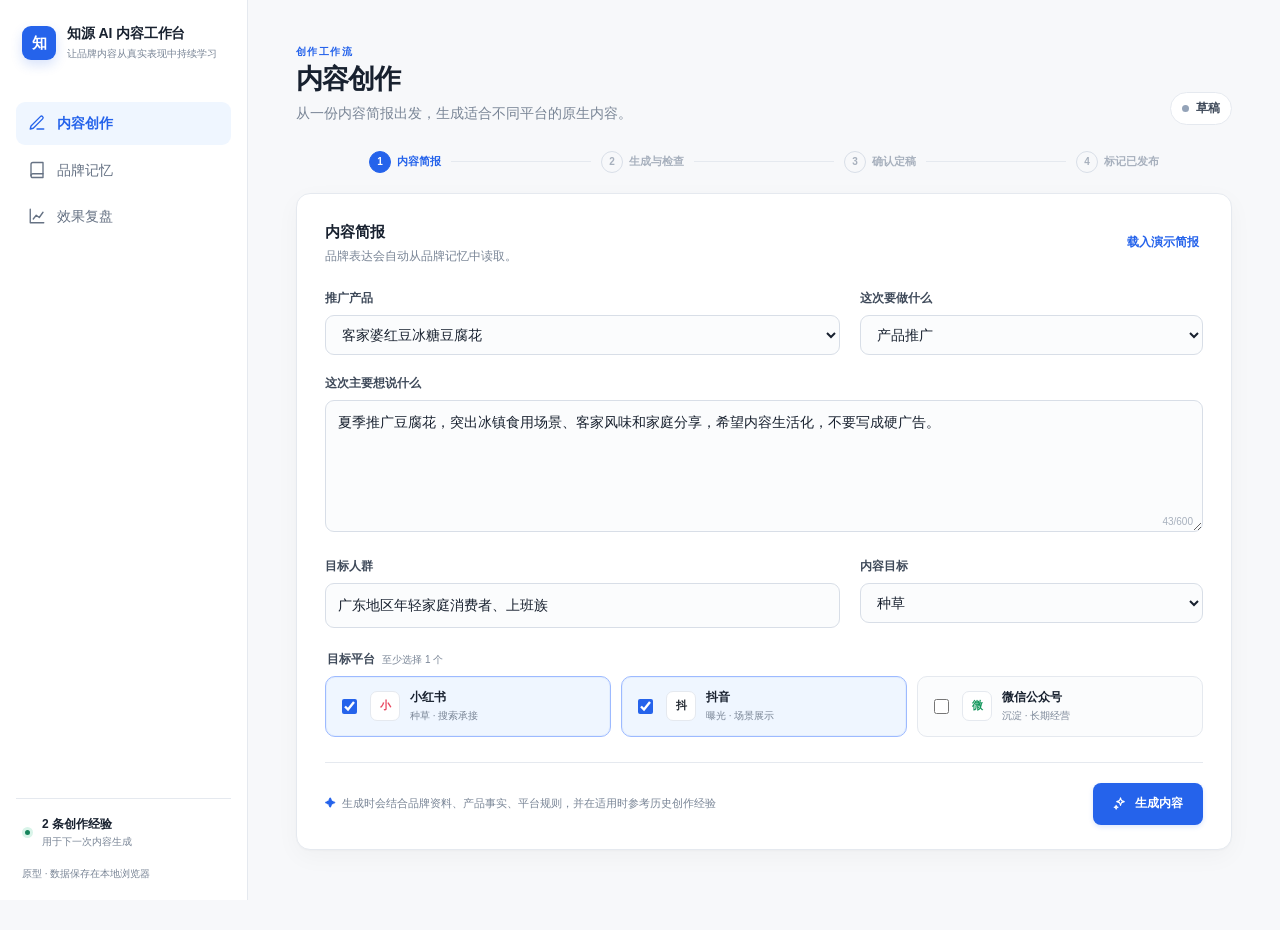
<file: index.html>
<!doctype html>
<html lang="zh-CN">
<head>
  <meta charset="utf-8">
  <meta name="viewport" content="width=device-width, initial-scale=1">
  <meta name="description" content="面向食品品牌内容运营人员的 AI 内容工作台">
  <title>知源 AI 内容工作台</title>
  <link rel="stylesheet" href="assets/styles.css">
</head>
<body>
  <div class="app-shell">
    <aside class="sidebar" id="sidebar">
      <a class="brand-mark" href="#create" aria-label="知源 AI 内容工作台首页">
        <span class="brand-icon" aria-hidden="true">知</span>
        <span><strong>知源 AI 内容工作台</strong><small>让品牌内容从真实表现中持续学习</small></span>
      </a>
      <nav class="primary-nav" aria-label="主导航">
        <button class="nav-item is-active" type="button" data-route="create"><span class="nav-icon" aria-hidden="true"><svg viewBox="0 0 24 24"><path d="M12 20h9"/><path d="M16.5 3.5a2.12 2.12 0 0 1 3 3L7 19l-4 1 1-4Z"/></svg></span>内容创作</button>
        <button class="nav-item" type="button" data-route="memory"><span class="nav-icon" aria-hidden="true"><svg viewBox="0 0 24 24"><path d="M4 19.5A2.5 2.5 0 0 1 6.5 17H20"/><path d="M6.5 2H20v20H6.5A2.5 2.5 0 0 1 4 19.5v-15A2.5 2.5 0 0 1 6.5 2Z"/></svg></span>品牌记忆</button>
        <button class="nav-item" type="button" data-route="performance"><span class="nav-icon" aria-hidden="true"><svg viewBox="0 0 24 24"><path d="M3 3v18h18"/><path d="m7 16 4-5 4 3 5-7"/></svg></span>效果复盘</button>
      </nav>
      <div class="sidebar-foot">
        <div class="learning-status"><span class="status-dot"></span><span><strong id="memoryCount">0 条创作经验</strong><small>用于下一次内容生成</small></span></div>
        <p>原型 · 数据保存在本地浏览器</p>
      </div>
    </aside>

    <header class="mobile-header">
      <button class="icon-button" type="button" id="mobileMenuButton" aria-label="打开导航" aria-expanded="false"><svg viewBox="0 0 24 24"><path d="M4 6h16M4 12h16M4 18h16"/></svg></button>
      <strong>知源 AI 内容工作台</strong><span class="demo-chip">原型</span>
    </header>

    <main class="main-content">
      <section class="page is-active" id="page-create" data-page="create">
        <div class="page-header">
          <div><p class="eyebrow">创作工作流</p><h1>内容创作</h1><p>从一份内容简报出发，生成适合不同平台的原生内容。</p></div>
          <div class="campaign-state" id="campaignStateBadge"><span></span>草稿</div>
        </div>

        <div class="workflow-steps" aria-label="内容工作流">
          <span class="is-current" data-workflow="draft"><b>1</b>内容简报</span><i></i>
          <span data-workflow="generated"><b>2</b>生成与检查</span><i></i>
          <span data-workflow="final"><b>3</b>确认定稿</span><i></i>
          <span data-workflow="published"><b>4</b>标记已发布</span>
        </div>

        <form class="surface brief-card" id="briefForm">
          <div class="section-heading">
            <div><h2>内容简报</h2><p>品牌表达会自动从品牌记忆中读取。</p></div>
            <button class="text-button" type="button" id="loadDemoButton">载入演示简报</button>
          </div>
          <div class="form-grid">
            <label class="field field-wide-product"><span>推广产品</span><select id="productInput" required></select></label>
            <label class="field"><span>这次要做什么</span><select id="taskInput"><option value="产品推广">产品推广</option><option value="新品上市">新品上市</option><option value="日常种草">日常种草</option><option value="节日营销">节日营销</option><option value="促销活动">促销活动</option><option value="品牌故事">品牌故事</option></select></label>
            <label class="field field-full"><span>这次主要想说什么</span><textarea id="briefInput" rows="4" maxlength="600" required></textarea><small><span id="briefCharCount">0</span>/600</small></label>
            <label class="field"><span>目标人群</span><input id="audienceInput" type="text" required></label>
            <label class="field"><span>内容目标</span><select id="goalInput"><option value="awareness">曝光</option><option value="engagement">互动</option><option value="consideration">种草</option><option value="traffic">引流</option><option value="conversion">转化</option></select></label>
          </div>
          <fieldset class="channel-fieldset"><legend>目标平台 <span>至少选择 1 个</span></legend><div class="channel-options" id="channelOptions"></div></fieldset>
          <div class="primary-action-row">
            <p><span class="spark" aria-hidden="true">✦</span> 生成时会结合品牌资料、产品事实、平台规则，并在适用时参考历史创作经验</p>
            <button class="button button-primary button-large" type="submit" id="generateButton"><svg viewBox="0 0 24 24"><path d="m12 3-1.6 4.4L6 9l4.4 1.6L12 15l1.6-4.4L18 9l-4.4-1.6Z"/><path d="m5 15-.9 2.1L2 18l2.1.9L5 21l.9-2.1L8 18l-2.1-.9Z"/></svg>生成内容</button>
          </div>
        </form>

        <div id="generationArea" hidden>
          <section class="surface reference-card" id="referenceCard">
            <div class="reference-summary">
              <span class="reference-icon" aria-hidden="true"><svg viewBox="0 0 24 24"><path d="M12 3a6 6 0 0 0-4 10.5V17h8v-3.5A6 6 0 0 0 12 3Z"/><path d="M9 21h6M9 17h6"/></svg></span>
              <div><h2>本次创作参考</h2><p id="referenceSummary">已读取品牌资料、产品资料与平台规则</p></div>
              <button class="button button-secondary" type="button" id="toggleReferencesButton" aria-expanded="false">查看依据</button>
            </div>
            <div class="reference-details" id="referenceDetails" hidden></div>
          </section>

          <section class="outputs-section">
            <div class="section-heading output-heading"><div><h2>平台内容</h2><p>同一份内容简报会按各平台的内容结构和表达习惯分别生成。</p></div><button class="button button-secondary" type="button" id="exportButton"><svg viewBox="0 0 24 24"><path d="M12 3v12m0 0 4-4m-4 4-4-4"/><path d="M5 17v3h14v-3"/></svg>导出内容</button></div>
            <div class="platform-tabs" id="platformTabs" role="tablist"></div><div id="platformPanels"></div>
          </section>

          <section class="surface qa-card" id="qaCard">
            <div class="qa-head"><span class="qa-icon" id="qaIcon">✓</span><div><h2>发布前检查</h2><p id="qaSummary"></p></div></div>
            <div class="qa-checks" id="qaChecks"></div><div class="qa-issues" id="qaIssues"></div>
          </section>

          <div class="final-actions">
            <div><strong id="nextActionTitle">内容已准备好进入定稿</strong><p id="nextActionCopy">确认后仍可查看历史版本。</p></div>
            <button class="button button-primary" type="button" id="finalizeButton">确认定稿</button>
            <button class="button button-primary" type="button" id="publishButton" hidden>标记已发布</button>
          </div>
        </div>
      </section>

      <section class="page" id="page-memory" data-page="memory">
        <div class="page-header with-action"><div><p class="eyebrow">品牌资产</p><h1>品牌记忆</h1><p>管理稳定的品牌事实、产品资料，以及从发布表现中沉淀的创作经验。</p></div><button class="button button-primary" type="button" id="addMaterialButton">＋ 添加资料</button></div>
        <div class="memory-tabs" role="tablist"><button class="is-active" type="button" data-memory-tab="brand">品牌资料</button><button type="button" data-memory-tab="products">产品资料</button><button type="button" data-memory-tab="experience">创作经验 <span id="experienceTabCount">0</span></button></div>
        <div id="memoryContent"></div>
      </section>

      <section class="page" id="page-performance" data-page="performance">
        <div class="page-header"><div><p class="eyebrow">复盘学习</p><h1>效果复盘</h1><p>在同平台、相同内容目标下建立历史基线，识别值得复用的创作方式。</p></div><span class="demo-chip" id="performanceSourceBadge">演示数据</span></div>
        <div class="kpi-grid" id="kpiGrid"></div>
        <section class="surface performance-card">
          <div class="section-heading"><div><h2>最近发布</h2><p>系统会根据内容目标和平台选择当前最重要的核心指标。</p></div><div class="section-actions"><span class="subtle-label">演示数据 / 手动录入</span><label class="button button-secondary file-button">导入表现数据（CSV）<input id="performanceCsvFile" type="file" accept=".csv,text/csv"></label></div></div>
          <div class="table-wrap"><table class="content-table"><thead><tr><th>内容</th><th>平台</th><th>发布时间</th><th>核心表现</th><th>相对历史基线</th><th>状态</th><th></th></tr></thead><tbody id="performanceTableBody"></tbody></table></div>
          <div class="mobile-performance-list" id="mobilePerformanceList"></div>
        </section>
      </section>
    </main>
  </div>

  <div class="modal-backdrop" id="modalBackdrop" hidden></div>
  <dialog class="modal" id="publishModal">
    <form method="dialog" id="publishForm">
      <div class="modal-head"><div><h2>标记已发布</h2><p>这里只记录发布状态，不会自动发布到平台；后续可在效果复盘中补充表现数据。</p></div><button class="icon-button" type="button" data-close-dialog="publishModal" aria-label="关闭">×</button></div>
      <div class="modal-body">
        <div class="field"><span>发布平台</span><div class="publish-channel-list" id="publishChannelList"></div></div>
        <label class="field"><span>发布时间</span><input id="publishTimeInput" type="datetime-local" required></label>
        <label class="field"><span>发布链接 <em>可选</em></span><input id="publishUrlInput" type="url" placeholder="https://"></label>
        <fieldset class="source-options"><legend>后续表现数据来源</legend>
          <label><input type="radio" name="dataSource" value="demo"><span>演示数据<small>仅用于展示完整闭环</small></span></label>
          <label><input type="radio" name="dataSource" value="manual" checked><span>手动录入<small>发布后在效果复盘中补充</small></span></label>
          <label><input type="radio" name="dataSource" value="csv"><span>CSV 导入<small>后续从表格批量补充</small></span></label>
        </fieldset>
      </div>
      <div class="modal-actions"><button class="button button-secondary" type="button" data-close-dialog="publishModal">取消</button><button class="button button-primary" type="submit" id="confirmPublishButton">确认记录</button></div>
    </form>
  </dialog>

  <dialog class="modal modal-wide" id="winnerModal">
    <div class="modal-head"><div><span class="winner-kicker" id="winnerKicker">高表现内容详情</span><h2 id="winnerTitle"></h2><p id="winnerMeta"></p></div><button class="icon-button" type="button" data-close-dialog="winnerModal" aria-label="关闭">×</button></div>
    <div class="modal-body" id="winnerBody"></div>
    <div class="modal-actions"><button class="button button-secondary" type="button" data-close-dialog="winnerModal">关闭</button><button class="button button-primary" type="button" id="learnExperienceButton">加入创作经验</button></div>
  </dialog>

  <dialog class="modal modal-wide" id="materialModal">
    <div class="modal-head"><div><h2>添加资料</h2><p>只需提供资料内容，内部检索字段由系统处理。</p></div><button class="icon-button" type="button" data-close-dialog="materialModal" aria-label="关闭">×</button></div>
    <div class="modal-body">
      <div class="mini-tabs" id="materialTabs"><button class="is-active" type="button" data-import-tab="manual">手动输入</button><button type="button" data-import-tab="paste">粘贴文本</button><button type="button" data-import-tab="upload">上传资料文件</button></div>
      <div class="import-panel is-active" data-import-panel="manual">
        <label class="field"><span>资料类型</span><select id="materialType"><option value="brand">品牌资料</option><option value="product">产品资料</option></select></label>
        <label class="field"><span>标题</span><input id="materialTitle" placeholder="例如：品牌表达风格"></label>
        <label class="field"><span>内容</span><textarea id="materialText" rows="5" placeholder="输入需要保存的资料"></textarea></label>
      </div>
      <div class="import-panel" data-import-panel="paste"><label class="field"><span>粘贴文本或结构化数据</span><textarea id="pastedMaterial" rows="9" placeholder="可以粘贴普通文本，也可以粘贴结构化数据"></textarea></label></div>
      <div class="import-panel" data-import-panel="upload">
        <label class="upload-zone" for="materialFile"><svg viewBox="0 0 24 24"><path d="M12 16V4m0 0L8 8m4-4 4 4"/><path d="M4 14v5h16v-5"/></svg><strong>选择资料文件（JSON / CSV）</strong><span>支持 JSON、CSV 格式</span><input id="materialFile" type="file" accept=".json,.csv,application/json,text/csv"></label><p class="file-name" id="materialFileName">尚未选择文件</p>
      </div>
      <div class="import-feedback" id="importFeedback" hidden></div>
    </div>
    <div class="modal-actions"><button class="button button-secondary" type="button" data-close-dialog="materialModal">取消</button><button class="button button-primary" type="button" id="saveMaterialButton">保存资料</button></div>
  </dialog>

  <dialog class="modal" id="performanceModal">
    <form id="performanceForm">
      <div class="modal-head"><div><h2>录入内容表现</h2><p id="performanceEntryMeta"></p></div><button class="icon-button" type="button" data-close-dialog="performanceModal" aria-label="关闭">×</button></div>
      <div class="modal-body"><div class="metric-entry-grid" id="metricEntryFields"></div><p class="metric-hint">只填写实际获得的数据；空白字段会保持为“—”。</p></div>
      <div class="modal-actions"><button class="button button-secondary" type="button" data-close-dialog="performanceModal">取消</button><button class="button button-primary" type="submit" id="savePerformanceButton">保存表现</button></div>
    </form>
  </dialog>

  <div class="toast-region" id="toastRegion" aria-live="polite" aria-atomic="true"></div>
  <script src="assets/app.js"></script>
</body>
</html>
</file>
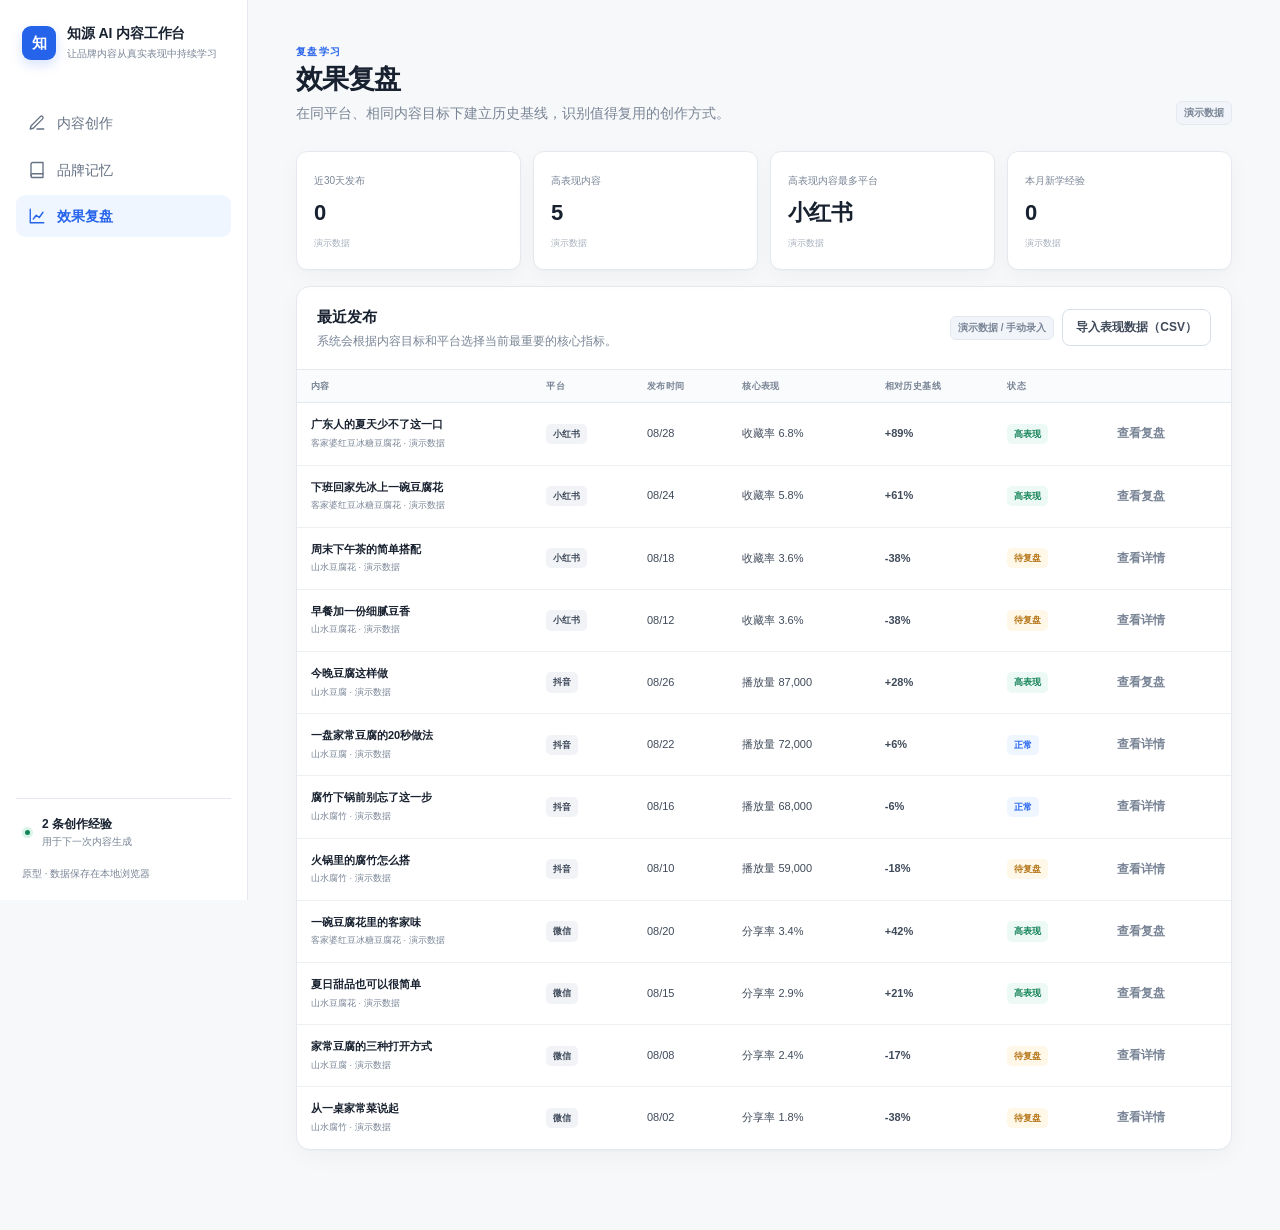
<file: dashboard-zh.html>
<!doctype html>
<html lang="zh-CN">
<head>
  <meta charset="utf-8">
  <meta name="viewport" content="width=device-width, initial-scale=1">
  <meta http-equiv="refresh" content="0; url=index.html#performance">
  <title>正在打开效果复盘</title>
  <style>body{font:14px/1.6 -apple-system,BlinkMacSystemFont,"Segoe UI","PingFang SC",sans-serif;color:#334155;display:grid;min-height:100vh;place-items:center;margin:0;background:#f8fafc}a{color:#2563eb}</style>
</head>
<body><p>正在打开<a href="index.html#performance">效果复盘</a>…</p><script>location.replace('index.html#performance');</script></body>
</html>
</file>
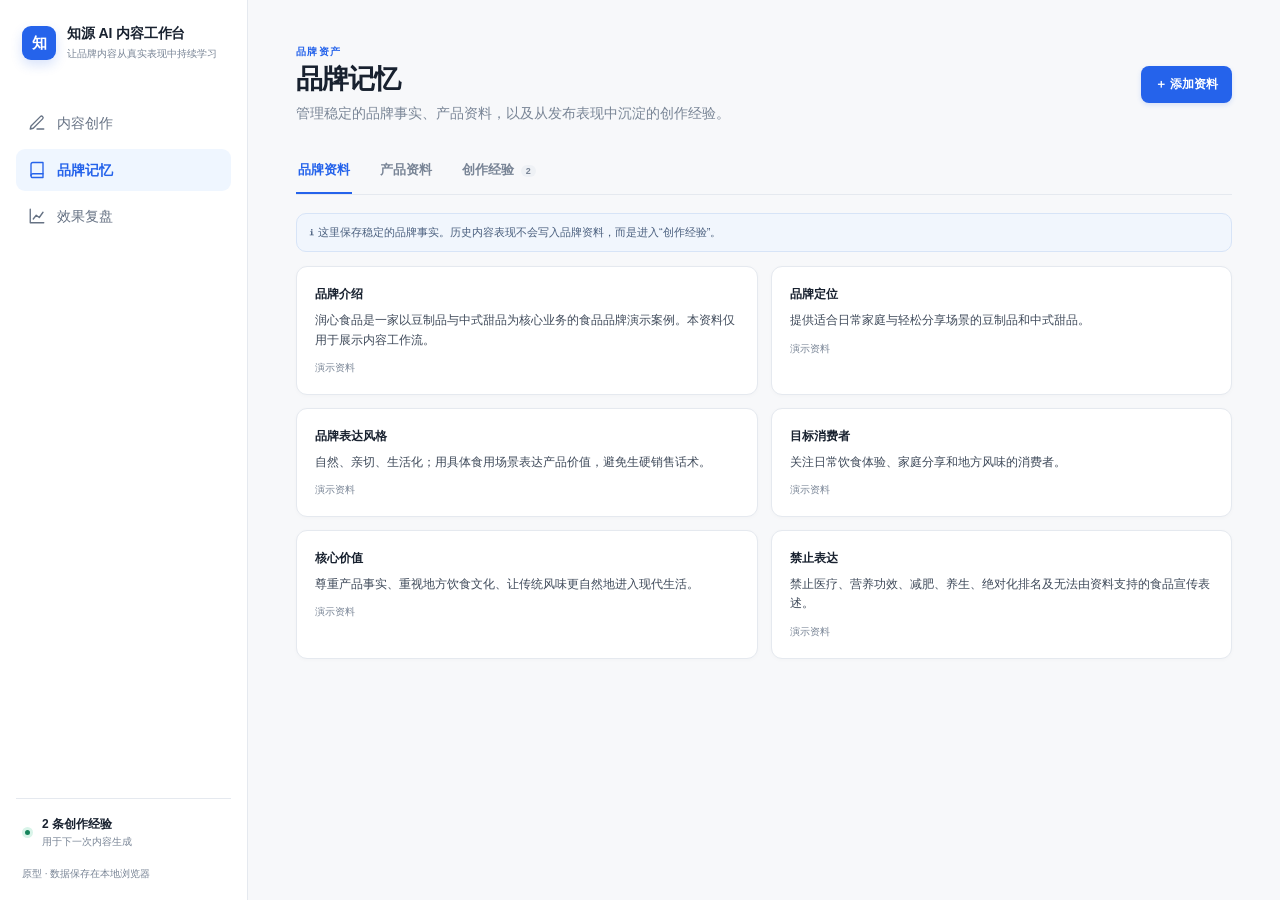
<file: import.html>
<!doctype html>
<html lang="zh-CN">
<head>
  <meta charset="utf-8">
  <meta name="viewport" content="width=device-width, initial-scale=1">
  <meta http-equiv="refresh" content="0; url=index.html#memory">
  <title>正在打开品牌记忆</title>
  <style>body{font:14px/1.6 -apple-system,BlinkMacSystemFont,"Segoe UI","PingFang SC",sans-serif;color:#334155;display:grid;min-height:100vh;place-items:center;margin:0;background:#f8fafc}a{color:#2563eb}</style>
</head>
<body><p>资料导入已迁入<a href="index.html#memory">品牌记忆</a>…</p><script>location.replace('index.html#memory');</script></body>
</html>
</file>
<file: assets/styles.css>
:root {
  --blue: #2563eb;
  --blue-dark: #1d4ed8;
  --blue-soft: #eff6ff;
  --ink: #18212f;
  --text: #3f4a5a;
  --muted: #798596;
  --faint: #a7b0bd;
  --line: #e5e9ef;
  --line-strong: #d8dee7;
  --canvas: #f7f8fa;
  --surface: #ffffff;
  --success: #16845b;
  --success-soft: #edf9f4;
  --warning: #b7791f;
  --warning-soft: #fff8e8;
  --danger: #c2414a;
  --danger-soft: #fff1f2;
  --xhs: #e9475f;
  --douyin: #222831;
  --wechat: #15975d;
  --radius: 14px;
  --radius-sm: 9px;
  --shadow: 0 1px 2px rgba(17, 24, 39, .03), 0 7px 24px rgba(17, 24, 39, .035);
  --sidebar: 248px;
}

* { box-sizing: border-box; }
html { scroll-behavior: smooth; }
body {
  margin: 0;
  background: var(--canvas);
  color: var(--ink);
  font-family: Inter, ui-sans-serif, -apple-system, BlinkMacSystemFont, "Segoe UI", "PingFang SC", "Hiragino Sans GB", "Microsoft YaHei", sans-serif;
  font-size: 14px;
  line-height: 1.6;
  -webkit-font-smoothing: antialiased;
}
button, input, select, textarea { font: inherit; }
button { color: inherit; }
svg { width: 18px; height: 18px; fill: none; stroke: currentColor; stroke-width: 1.8; stroke-linecap: round; stroke-linejoin: round; }
[hidden] { display: none !important; }

.app-shell { min-height: 100vh; }
.sidebar {
  background: var(--surface);
  border-right: 1px solid var(--line);
  bottom: 0;
  display: flex;
  flex-direction: column;
  left: 0;
  padding: 24px 16px 18px;
  position: fixed;
  top: 0;
  width: var(--sidebar);
  z-index: 20;
}
.brand-mark { align-items: center; color: var(--ink); display: flex; gap: 11px; padding: 0 6px; text-decoration: none; }
.brand-mark > span:last-child { min-width: 0; }
.brand-mark strong { display: block; font-size: 14px; letter-spacing: -.01em; line-height: 1.3; }
.brand-mark small { color: var(--muted); display: block; font-size: 10px; margin-top: 4px; white-space: nowrap; }
.brand-icon {
  align-items: center;
  background: var(--blue);
  border-radius: 9px;
  box-shadow: 0 5px 12px rgba(37, 99, 235, .18);
  color: #fff;
  display: flex;
  flex: 0 0 34px;
  font-size: 15px;
  font-weight: 700;
  height: 34px;
  justify-content: center;
}
.primary-nav { display: grid; gap: 4px; margin-top: 40px; }
.nav-item {
  align-items: center;
  background: transparent;
  border: 0;
  border-radius: 9px;
  color: #667284;
  cursor: pointer;
  display: flex;
  font-weight: 550;
  gap: 11px;
  padding: 10px 12px;
  text-align: left;
  transition: background .18s, color .18s;
  width: 100%;
}
.nav-item:hover { background: #f5f7fa; color: var(--ink); }
.nav-item.is-active { background: var(--blue-soft); color: var(--blue); font-weight: 650; }
.nav-icon { align-items: center; display: flex; justify-content: center; }
.sidebar-foot { border-top: 1px solid var(--line); margin-top: auto; padding: 16px 6px 0; }
.learning-status { align-items: center; display: flex; gap: 9px; }
.status-dot { background: var(--success); border: 3px solid #d9f4e9; border-radius: 50%; height: 11px; width: 11px; }
.learning-status strong { display: block; font-size: 12px; font-weight: 650; }
.learning-status small, .sidebar-foot > p { color: var(--muted); display: block; font-size: 10px; }
.sidebar-foot > p { margin: 16px 0 0; }

.main-content { margin-left: var(--sidebar); min-height: 100vh; padding: 44px 48px 80px; }
.page { display: none; margin: 0 auto; max-width: 1120px; }
.page.is-active { display: block; animation: pageIn .22s ease both; }
@keyframes pageIn { from { opacity: 0; transform: translateY(4px); } to { opacity: 1; transform: none; } }
.page-header { align-items: flex-end; display: flex; justify-content: space-between; margin-bottom: 26px; }
.page-header h1 { font-size: 27px; letter-spacing: -.035em; line-height: 1.2; margin: 3px 0 7px; }
.page-header p:not(.eyebrow) { color: var(--muted); margin: 0; }
.page-header.with-action { align-items: center; }
.eyebrow { color: var(--blue); font-size: 10px; font-weight: 750; letter-spacing: .14em; margin: 0; text-transform: uppercase; }
.campaign-state { align-items: center; background: var(--surface); border: 1px solid var(--line); border-radius: 999px; color: var(--text); display: flex; font-size: 12px; font-weight: 650; gap: 7px; padding: 6px 11px; }
.campaign-state span { background: #94a3b8; border-radius: 50%; height: 7px; width: 7px; }
.campaign-state[data-state="generated"] span { background: var(--blue); }
.campaign-state[data-state="final"] span { background: var(--warning); }
.campaign-state[data-state="published"] span { background: var(--success); }
.demo-chip, .subtle-label { background: #f1f4f8; border: 1px solid var(--line); border-radius: 6px; color: var(--muted); font-size: 10px; font-weight: 650; padding: 3px 7px; }

.workflow-steps { align-items: center; display: flex; justify-content: center; margin: 0 auto 20px; max-width: 790px; }
.workflow-steps span { align-items: center; color: var(--faint); display: flex; font-size: 11px; font-weight: 600; gap: 6px; white-space: nowrap; }
.workflow-steps span b { align-items: center; border: 1px solid var(--line-strong); border-radius: 50%; display: flex; font-size: 10px; height: 22px; justify-content: center; width: 22px; }
.workflow-steps i { background: var(--line); flex: 1; height: 1px; margin: 0 10px; min-width: 22px; }
.workflow-steps span.is-current { color: var(--blue); }
.workflow-steps span.is-current b { background: var(--blue); border-color: var(--blue); color: #fff; }
.workflow-steps span.is-done { color: var(--success); }
.workflow-steps span.is-done b { background: var(--success-soft); border-color: #b8e3d3; }

.surface { background: var(--surface); border: 1px solid var(--line); border-radius: var(--radius); box-shadow: var(--shadow); }
.brief-card { padding: 26px 28px 24px; }
.section-heading { align-items: center; display: flex; justify-content: space-between; margin-bottom: 23px; }
.section-heading h2 { font-size: 15px; letter-spacing: -.01em; margin: 0 0 3px; }
.section-heading p { color: var(--muted); font-size: 12px; margin: 0; }
.text-button { background: transparent; border: 0; color: var(--blue); cursor: pointer; font-size: 12px; font-weight: 600; padding: 4px; }
.text-button:hover { color: var(--blue-dark); text-decoration: underline; }

.form-grid { display: grid; gap: 19px 20px; grid-template-columns: 1.2fr .8fr; }
.field { display: block; position: relative; }
.field > span, .channel-fieldset legend, .source-options legend { color: var(--text); display: block; font-size: 12px; font-style: normal; font-weight: 650; margin-bottom: 7px; }
.field em { color: var(--muted); font-size: 11px; font-style: normal; font-weight: 400; }
.field input, .field select, .field textarea {
  background: #fbfcfd;
  border: 1px solid var(--line-strong);
  border-radius: var(--radius-sm);
  color: var(--ink);
  outline: 0;
  padding: 10px 12px;
  transition: border .18s, box-shadow .18s, background .18s;
  width: 100%;
}
.field textarea { line-height: 1.7; resize: vertical; }
.field input:focus, .field select:focus, .field textarea:focus { background: #fff; border-color: #8cb2ff; box-shadow: 0 0 0 3px rgba(37, 99, 235, .09); }
.field small { bottom: 8px; color: var(--faint); font-size: 10px; position: absolute; right: 10px; }
.field-full { grid-column: 1 / -1; }
.field-full textarea { padding-bottom: 24px; }
.channel-fieldset, .source-options { border: 0; margin: 22px 0 0; padding: 0; }
.channel-fieldset legend span { color: var(--muted); font-size: 10px; font-weight: 400; margin-left: 4px; }
.channel-options { display: grid; gap: 10px; grid-template-columns: repeat(3, 1fr); }
.channel-option { align-items: center; background: #fbfcfd; border: 1px solid var(--line); border-radius: 10px; cursor: pointer; display: flex; gap: 10px; min-height: 61px; padding: 11px 12px; transition: all .18s; }
.channel-option:hover { border-color: #bac5d3; transform: translateY(-1px); }
.channel-option:has(input:checked) { background: var(--blue-soft); border-color: #9dbaff; box-shadow: inset 0 0 0 1px rgba(37, 99, 235, .06); }
.channel-option input { accent-color: var(--blue); height: 15px; width: 15px; }
.channel-logo { align-items: center; background: #fff; border: 1px solid var(--line); border-radius: 7px; display: flex; flex: 0 0 30px; font-size: 11px; font-weight: 750; height: 30px; justify-content: center; }
.channel-option strong { display: block; font-size: 12px; }
.channel-option small { color: var(--muted); display: block; font-size: 10px; margin-top: 1px; }
.primary-action-row { align-items: center; border-top: 1px solid var(--line); display: flex; justify-content: space-between; margin-top: 25px; padding-top: 20px; }
.primary-action-row p { color: var(--muted); font-size: 11px; margin: 0; }
.spark { color: var(--blue); margin-right: 3px; }

.button { align-items: center; border: 1px solid transparent; border-radius: 8px; cursor: pointer; display: inline-flex; font-size: 12px; font-weight: 650; gap: 7px; justify-content: center; min-height: 36px; padding: 8px 13px; transition: all .18s; }
.button:disabled { cursor: not-allowed; opacity: .48; }
.button-primary { background: var(--blue); box-shadow: 0 2px 5px rgba(37, 99, 235, .16); color: #fff; }
.button-primary:hover:not(:disabled) { background: var(--blue-dark); box-shadow: 0 4px 10px rgba(37, 99, 235, .2); transform: translateY(-1px); }
.button-secondary { background: #fff; border-color: var(--line-strong); color: var(--text); }
.button-secondary:hover:not(:disabled) { background: #f8fafc; border-color: #bdc7d4; }
.button-ghost { background: transparent; color: var(--muted); min-height: 30px; padding: 5px 8px; }
.button-ghost:hover { background: #f3f5f8; color: var(--ink); }
.button-large { min-height: 42px; padding: 10px 19px; }
.button svg { height: 15px; width: 15px; }

#generationArea { animation: reveal .34s ease both; margin-top: 18px; }
@keyframes reveal { from { opacity: 0; transform: translateY(7px); } to { opacity: 1; transform: none; } }
.reference-card { overflow: hidden; }
.reference-summary { align-items: center; display: grid; gap: 12px; grid-template-columns: 40px 1fr auto; padding: 16px 18px; }
.reference-summary h2 { font-size: 13px; margin: 0 0 2px; }
.reference-summary p { color: var(--muted); font-size: 11px; margin: 0; }
.reference-icon { align-items: center; background: var(--blue-soft); border-radius: 9px; color: var(--blue); display: flex; height: 36px; justify-content: center; width: 36px; }
.reference-details { border-top: 1px solid var(--line); padding: 18px; }
.reference-grid { display: grid; gap: 12px; grid-template-columns: repeat(2, 1fr); }
.reference-item { background: #fafbfc; border: 1px solid var(--line); border-radius: 9px; padding: 12px; }
.reference-item strong { align-items: center; display: flex; font-size: 11px; gap: 6px; }
.reference-item strong::before { color: var(--success); content: "✓"; }
.reference-item p { color: var(--muted); font-size: 11px; margin: 5px 0 0; }
.experience-reference { border-left: 2px solid var(--blue); margin-top: 7px; padding-left: 9px; }
.experience-reference b { display: block; font-size: 11px; }
.experience-reference span { color: var(--muted); font-size: 10px; }

.outputs-section { margin-top: 26px; }
.output-heading { margin-bottom: 14px; }
.platform-tabs { align-items: center; border-bottom: 1px solid var(--line); display: flex; gap: 25px; margin-bottom: 14px; overflow-x: auto; }
.platform-tab { background: transparent; border: 0; border-bottom: 2px solid transparent; color: var(--muted); cursor: pointer; font-size: 12px; font-weight: 650; padding: 9px 2px 11px; white-space: nowrap; }
.platform-tab.is-active { border-color: var(--blue); color: var(--blue); }
.platform-panel { display: none; }
.platform-panel.is-active { display: block; }
.platform-card { background: var(--surface); border: 1px solid var(--line); border-radius: var(--radius); box-shadow: var(--shadow); overflow: hidden; }
.platform-card-head { align-items: center; border-bottom: 1px solid var(--line); display: flex; justify-content: space-between; padding: 15px 18px; }
.platform-identity { align-items: center; display: flex; gap: 10px; }
.platform-dot { border-radius: 50%; height: 9px; width: 9px; }
.platform-identity strong { font-size: 13px; }
.platform-identity small { color: var(--muted); font-size: 10px; margin-left: 7px; }
.platform-actions { display: flex; gap: 3px; }
.content-layout { display: grid; grid-template-columns: minmax(0, 1fr) 236px; }
.content-fields { padding: 9px 20px 20px; }
.content-field { border-bottom: 1px solid #edf0f3; padding: 14px 0; }
.content-field:last-child { border-bottom: 0; }
.content-label { color: var(--muted); display: block; font-size: 10px; font-weight: 700; letter-spacing: .05em; margin-bottom: 5px; text-transform: uppercase; }
.content-value { color: #2e3949; font-size: 13px; line-height: 1.78; margin: 0; min-height: 20px; white-space: pre-wrap; }
.content-value.title-value { color: var(--ink); font-size: 17px; font-weight: 700; letter-spacing: -.015em; line-height: 1.45; }
.content-value[contenteditable="true"] { background: #fffcf1; border: 1px solid #efdca7; border-radius: 7px; margin: -6px; outline: none; padding: 6px; }
.hashtag-list { display: flex; flex-wrap: wrap; gap: 6px; }
.hashtag-list span { background: #f3f6fa; border-radius: 5px; color: #526177; font-size: 11px; padding: 2px 7px; }
.content-side { background: #fafbfc; border-left: 1px solid var(--line); padding: 20px 17px; }
.content-side-block + .content-side-block { border-top: 1px solid var(--line); margin-top: 18px; padding-top: 18px; }
.content-side h3 { font-size: 11px; margin: 0 0 7px; }
.content-side p { color: var(--muted); font-size: 11px; margin: 0; }
.version-list { display: grid; gap: 7px; }
.version-row { align-items: center; display: flex; font-size: 10px; gap: 6px; }
.version-row b { color: var(--blue); }
.version-row span { color: var(--muted); }
.editing-actions { align-items: center; background: #fffcf1; border-top: 1px solid #efdca7; display: flex; justify-content: flex-end; padding: 10px 18px; }

.qa-card { margin-top: 18px; overflow: hidden; padding: 20px; }
.qa-head { align-items: center; display: flex; gap: 12px; }
.qa-head h2 { font-size: 14px; margin: 0; }
.qa-head p { color: var(--muted); font-size: 11px; margin: 2px 0 0; }
.qa-icon { align-items: center; background: var(--success-soft); border-radius: 50%; color: var(--success); display: flex; flex: 0 0 32px; font-size: 15px; font-weight: 750; height: 32px; justify-content: center; }
.qa-card.has-issues .qa-icon { background: var(--warning-soft); color: var(--warning); }
.qa-checks { display: grid; gap: 8px; grid-template-columns: repeat(4, 1fr); margin-top: 17px; }
.qa-check { align-items: center; background: #fafbfc; border: 1px solid var(--line); border-radius: 8px; color: var(--text); display: flex; font-size: 11px; gap: 7px; padding: 8px 10px; }
.qa-check::before { color: var(--success); content: "✓"; font-weight: 800; }
.qa-check.is-warning::before { color: var(--warning); content: "!"; }
.qa-issues:empty { display: none; }
.qa-issue { align-items: flex-start; background: var(--warning-soft); border: 1px solid #efdca7; border-radius: 9px; display: grid; gap: 8px 14px; grid-template-columns: 1fr auto; margin-top: 14px; padding: 13px 14px; }
.qa-issue strong { font-size: 12px; }
.qa-issue p { color: #765c29; font-size: 11px; margin: 2px 0 0; }
.qa-issue-actions { display: flex; gap: 5px; }
.final-actions { align-items: center; background: #f0f6ff; border: 1px solid #cedeff; border-radius: var(--radius); display: grid; gap: 12px; grid-template-columns: 1fr auto; margin-top: 18px; padding: 17px 19px; }
.final-actions strong { font-size: 13px; }
.final-actions p { color: var(--muted); font-size: 11px; margin: 2px 0 0; }

.memory-tabs { border-bottom: 1px solid var(--line); display: flex; gap: 26px; margin-bottom: 18px; }
.memory-tabs button { background: transparent; border: 0; border-bottom: 2px solid transparent; color: var(--muted); cursor: pointer; font-size: 13px; font-weight: 650; padding: 9px 2px 11px; }
.memory-tabs button.is-active { border-color: var(--blue); color: var(--blue); }
.memory-tabs span { background: #eef1f5; border-radius: 999px; font-size: 9px; margin-left: 3px; padding: 1px 5px; }
.memory-panel { animation: reveal .22s ease both; }
.memory-note { align-items: flex-start; background: #f1f6fd; border: 1px solid #d7e4f7; border-radius: 10px; color: #4a5f7e; display: flex; font-size: 11px; gap: 8px; margin-bottom: 14px; padding: 10px 12px; }
.brand-grid { display: grid; gap: 13px; grid-template-columns: repeat(2, 1fr); }
.memory-card { background: var(--surface); border: 1px solid var(--line); border-radius: 11px; box-shadow: 0 1px 4px rgba(17,24,39,.025); padding: 18px; }
.memory-card h3 { font-size: 12px; margin: 0 0 7px; }
.memory-card p { color: var(--text); font-size: 12px; margin: 0; }
.memory-card small { color: var(--muted); display: block; font-size: 10px; margin-top: 10px; }
.product-grid { display: grid; gap: 14px; grid-template-columns: repeat(2, 1fr); }
.product-card { background: var(--surface); border: 1px solid var(--line); border-radius: 12px; overflow: hidden; }
.product-card-head { align-items: center; background: #fafbfc; border-bottom: 1px solid var(--line); display: flex; justify-content: space-between; padding: 15px 17px; }
.product-card-head h3 { font-size: 14px; margin: 0; }
.product-card-head span { color: var(--muted); font-size: 10px; }
.product-card-body { padding: 15px 17px; }
.fact-list { display: grid; gap: 9px; grid-template-columns: 83px 1fr; margin: 0; }
.fact-list dt { color: var(--muted); font-size: 10px; }
.fact-list dd { color: var(--text); font-size: 11px; margin: 0; }
.experience-list { display: grid; gap: 12px; }
.experience-card { background: var(--surface); border: 1px solid var(--line); border-radius: 11px; display: grid; gap: 16px; grid-template-columns: minmax(0, 1fr) auto; padding: 17px 18px; }
.experience-platform { color: var(--blue); font-size: 10px; font-weight: 750; margin-bottom: 4px; }
.experience-card h3 { font-size: 13px; margin: 0 0 4px; }
.experience-card p { color: var(--muted); font-size: 11px; margin: 0; }
.experience-evidence { align-items: flex-end; display: flex; flex-direction: column; justify-content: center; text-align: right; }
.experience-evidence strong { color: var(--success); font-size: 14px; }
.experience-evidence small { color: var(--muted); font-size: 9px; }
.empty-state { background: var(--surface); border: 1px dashed var(--line-strong); border-radius: 12px; color: var(--muted); padding: 45px 20px; text-align: center; }
.empty-state strong { color: var(--text); display: block; margin-bottom: 5px; }

.kpi-grid { display: grid; gap: 12px; grid-template-columns: repeat(4, 1fr); margin-bottom: 16px; }
.kpi-card { background: var(--surface); border: 1px solid var(--line); border-radius: 11px; box-shadow: var(--shadow); padding: 16px 17px; }
.kpi-card span { color: var(--muted); font-size: 10px; }
.kpi-card strong { display: block; font-size: 22px; letter-spacing: -.03em; margin-top: 5px; }
.kpi-card small { color: var(--faint); font-size: 9px; }
.performance-card { overflow: hidden; }
.performance-card > .section-heading { border-bottom: 1px solid var(--line); margin: 0; padding: 18px 20px; }
.section-actions { align-items: center; display: flex; gap: 8px; }
.file-button { cursor: pointer; }
.file-button input { display: none; }
.table-wrap { overflow-x: auto; }
.content-table { border-collapse: collapse; min-width: 790px; width: 100%; }
.content-table th { background: #fafbfc; border-bottom: 1px solid var(--line); color: var(--muted); font-size: 9px; font-weight: 700; letter-spacing: .04em; padding: 9px 14px; text-align: left; text-transform: uppercase; }
.content-table td { border-bottom: 1px solid #edf0f3; color: var(--text); font-size: 11px; padding: 13px 14px; }
.content-table tr:last-child td { border-bottom: 0; }
.content-table tr:hover td { background: #fbfcfd; }
.content-title-cell strong { color: var(--ink); display: block; font-size: 11px; }
.content-title-cell small { color: var(--muted); font-size: 9px; }
.platform-pill, .status-pill { border-radius: 5px; display: inline-flex; font-size: 9px; font-weight: 700; padding: 3px 7px; }
.platform-pill { background: #f1f3f6; }
.status-pill.winner { background: var(--success-soft); color: var(--success); }
.status-pill.normal { background: var(--blue-soft); color: var(--blue); }
.status-pill.review { background: var(--warning-soft); color: var(--warning); }
.status-pill.waiting, .status-pill.insufficient, .status-pill.zero-baseline { background: #f1f3f6; color: var(--muted); }
.lift-up { color: var(--success); font-weight: 700; }
.lift-down { color: var(--danger); font-weight: 700; }
.mobile-performance-list { display: none; }

.modal-backdrop { background: rgba(17, 24, 39, .34); inset: 0; position: fixed; z-index: 50; }
.modal { background: #fff; border: 0; border-radius: 15px; box-shadow: 0 24px 70px rgba(17,24,39,.18); color: var(--ink); max-height: calc(100vh - 48px); max-width: 520px; padding: 0; width: calc(100% - 32px); z-index: 60; }
.modal::backdrop { background: transparent; }
.modal-wide { max-width: 680px; }
.modal-head { align-items: flex-start; border-bottom: 1px solid var(--line); display: flex; justify-content: space-between; padding: 19px 21px 15px; }
.modal-head h2 { font-size: 17px; margin: 0 0 3px; }
.modal-head p { color: var(--muted); font-size: 11px; margin: 0; }
.icon-button { align-items: center; background: transparent; border: 0; border-radius: 7px; cursor: pointer; display: flex; font-size: 22px; height: 30px; justify-content: center; padding: 0; width: 30px; }
.icon-button:hover { background: #f1f3f6; }
.modal-body { max-height: calc(100vh - 190px); overflow-y: auto; padding: 20px 21px; }
.modal-body > .field + .field { margin-top: 15px; }
.modal-actions { align-items: center; border-top: 1px solid var(--line); display: flex; gap: 8px; justify-content: flex-end; padding: 13px 21px; }
.publish-channel-list { display: flex; flex-wrap: wrap; gap: 7px; }
.publish-channel-list label { align-items: center; background: #f8fafc; border: 1px solid var(--line); border-radius: 7px; cursor: pointer; display: flex; font-size: 11px; gap: 6px; padding: 7px 9px; }
.publish-channel-list input { accent-color: var(--blue); }
.source-options { margin-top: 17px; }
.source-options > label { align-items: center; border: 1px solid var(--line); border-radius: 8px; cursor: pointer; display: flex; gap: 9px; margin-bottom: 7px; padding: 9px 11px; }
.source-options > label:has(input:checked) { background: var(--blue-soft); border-color: #b1c7f9; }
.source-options input { accent-color: var(--blue); }
.source-options span { font-size: 11px; font-weight: 650; }
.source-options small { color: var(--muted); display: block; font-size: 9px; font-weight: 400; }
.winner-kicker { color: var(--success); display: block; font-size: 9px; font-weight: 750; letter-spacing: .1em; margin-bottom: 2px; text-transform: uppercase; }
.winner-metrics { display: grid; gap: 9px; grid-template-columns: repeat(3, 1fr); margin-bottom: 20px; }
.winner-metric { background: #f8fafc; border: 1px solid var(--line); border-radius: 9px; padding: 12px; }
.winner-metric span { color: var(--muted); display: block; font-size: 9px; }
.winner-metric strong { display: block; font-size: 17px; margin-top: 3px; }
.analysis-block { border-top: 1px solid var(--line); padding-top: 16px; }
.analysis-block h3 { font-size: 13px; margin: 0 0 11px; }
.analysis-grid { display: grid; gap: 10px; grid-template-columns: repeat(2, 1fr); }
.analysis-item { background: #fafbfc; border-radius: 8px; padding: 11px; }
.analysis-item b { display: block; font-size: 10px; margin-bottom: 3px; }
.analysis-item p { color: var(--muted); font-size: 10px; margin: 0; }
.mini-tabs { background: #f2f4f7; border-radius: 8px; display: grid; gap: 3px; grid-template-columns: repeat(3, 1fr); margin-bottom: 17px; padding: 3px; }
.mini-tabs button { background: transparent; border: 0; border-radius: 6px; color: var(--muted); cursor: pointer; font-size: 11px; padding: 7px; }
.mini-tabs button.is-active { background: #fff; box-shadow: 0 1px 3px rgba(17,24,39,.07); color: var(--ink); font-weight: 650; }
.import-panel { display: none; }
.import-panel.is-active { display: block; }
.import-panel .field + .field { margin-top: 13px; }
.upload-zone { align-items: center; background: #fafbfc; border: 1px dashed #b9c2cf; border-radius: 10px; cursor: pointer; display: flex; flex-direction: column; padding: 27px; text-align: center; }
.upload-zone:hover { background: var(--blue-soft); border-color: #8eaded; }
.upload-zone svg { color: var(--blue); height: 24px; margin-bottom: 7px; width: 24px; }
.upload-zone strong { font-size: 12px; }
.upload-zone span, .file-name { color: var(--muted); font-size: 10px; }
.upload-zone input { display: none; }
.file-name { margin: 6px 0 0; text-align: center; }
.import-feedback { background: var(--success-soft); border: 1px solid #b8e3d3; border-radius: 8px; color: var(--success); font-size: 11px; margin-top: 13px; padding: 9px 11px; }
.metric-entry-grid { display: grid; gap: 13px; grid-template-columns: repeat(2, 1fr); }
.metric-hint { color: var(--muted); font-size: 10px; margin: 13px 0 0; }

.toast-region { bottom: 22px; display: grid; gap: 8px; left: 50%; position: fixed; transform: translateX(-50%); z-index: 100; }
.toast { animation: toastIn .2s ease both; background: #202a38; border-radius: 8px; box-shadow: 0 8px 28px rgba(17,24,39,.2); color: #fff; font-size: 11px; min-width: 220px; padding: 10px 15px; text-align: center; }
@keyframes toastIn { from { opacity: 0; transform: translateY(5px); } }
.mobile-header { display: none; }

@media (max-width: 950px) {
  .main-content { padding: 34px 28px 60px; }
  .content-layout { grid-template-columns: 1fr; }
  .content-side { border-left: 0; border-top: 1px solid var(--line); display: grid; gap: 20px; grid-template-columns: repeat(2, 1fr); }
  .content-side-block + .content-side-block { border-top: 0; margin: 0; padding: 0; }
  .qa-checks { grid-template-columns: repeat(2, 1fr); }
  .kpi-grid { grid-template-columns: repeat(2, 1fr); }
}

@media (max-width: 720px) {
  :root { --sidebar: 0px; }
  .mobile-header { align-items: center; background: rgba(255,255,255,.95); border-bottom: 1px solid var(--line); display: flex; height: 54px; justify-content: space-between; left: 0; padding: 0 14px; position: fixed; right: 0; top: 0; z-index: 30; }
  .mobile-header strong { font-size: 13px; }
  .sidebar { box-shadow: 18px 0 50px rgba(17,24,39,.12); transform: translateX(-102%); transition: transform .22s ease; width: 248px; z-index: 40; }
  .sidebar.is-open { transform: translateX(0); }
  .main-content { margin: 0; padding: 82px 16px 50px; }
  .page-header { align-items: flex-start; }
  .page-header h1 { font-size: 24px; }
  .page-header p:not(.eyebrow) { font-size: 12px; max-width: 290px; }
  .workflow-steps { justify-content: flex-start; overflow-x: auto; padding-bottom: 4px; }
  .workflow-steps i { flex: 0 0 18px; }
  .brief-card { padding: 20px 16px; }
  .section-heading { align-items: flex-start; gap: 12px; }
  .form-grid { grid-template-columns: 1fr; }
  .field-full { grid-column: auto; }
  .channel-options { grid-template-columns: 1fr; }
  .primary-action-row { align-items: stretch; flex-direction: column; }
  .primary-action-row .button { width: 100%; }
  .reference-summary { grid-template-columns: 35px 1fr; }
  .reference-summary .button { grid-column: 1 / -1; }
  .reference-grid, .brand-grid, .product-grid, .analysis-grid { grid-template-columns: 1fr; }
  .platform-card-head { align-items: flex-start; gap: 9px; }
  .platform-card-head { flex-direction: column; }
  .platform-identity { white-space: nowrap; }
  .platform-actions { flex-wrap: wrap; justify-content: flex-start; width: 100%; }
  .content-fields { padding: 7px 16px 15px; }
  .content-side { grid-template-columns: 1fr; }
  .qa-checks { grid-template-columns: 1fr 1fr; }
  .qa-issue { grid-template-columns: 1fr; }
  .final-actions { grid-template-columns: 1fr; }
  .final-actions .button { width: 100%; }
  .experience-card { grid-template-columns: 1fr; }
  .experience-evidence { align-items: flex-start; text-align: left; }
  .kpi-grid { gap: 9px; }
  .performance-card > .section-heading { flex-direction: column; }
  .section-actions { flex-wrap: wrap; width: 100%; }
  .table-wrap { display: none; }
  .mobile-performance-list { display: grid; gap: 9px; padding: 12px; }
  .mobile-perf-card { border: 1px solid var(--line); border-radius: 9px; padding: 12px; }
  .mobile-perf-card > div { align-items: center; display: flex; justify-content: space-between; }
  .mobile-perf-card strong { font-size: 11px; }
  .mobile-perf-card p { color: var(--muted); font-size: 10px; margin: 7px 0; }
  .mobile-perf-card footer { align-items: center; display: flex; justify-content: space-between; }
  .winner-metrics { grid-template-columns: 1fr; }
}

@media (max-width: 430px) {
  .qa-checks, .kpi-grid, .metric-entry-grid { grid-template-columns: 1fr; }
  .page-header.with-action { align-items: stretch; flex-direction: column; gap: 14px; }
  .page-header.with-action .button { width: 100%; }
  .memory-tabs { gap: 15px; overflow-x: auto; }
  .mini-tabs { grid-template-columns: 1fr; }
}

@media (prefers-reduced-motion: reduce) {
  *, *::before, *::after { scroll-behavior: auto !important; transition: none !important; }
}
</file>
